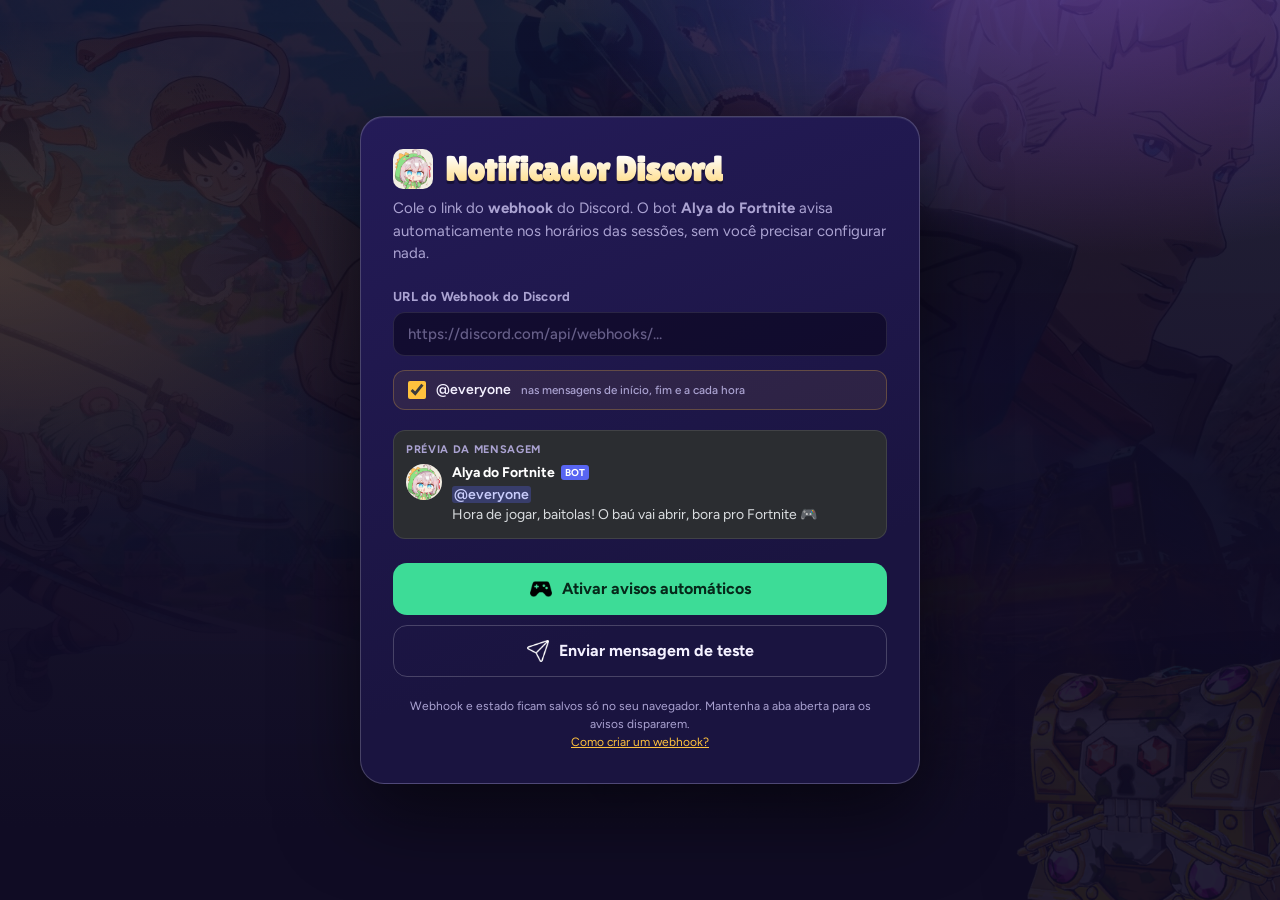
<file: notificador_discord_bau_do_fortnite.html>
<!DOCTYPE html>
<html lang="pt-BR">
<head>
<meta charset="UTF-8">
<meta name="viewport" content="width=device-width, initial-scale=1.0">
<title>Notificador Discord — Alya do Fortnite</title>
<link rel="icon" type="image/x-icon" href="assets/icone_alya.jpg">
<link rel="icon" type="image/png" href="assets/icone_alya.jpg">
<link rel="apple-touch-icon" href="assets/icone_alya.jpg">
<meta name="theme-color" content="#100C24">
<link rel="preconnect" href="https://fonts.googleapis.com">
<link rel="preconnect" href="https://fonts.gstatic.com" crossorigin>
<link href="https://fonts.googleapis.com/css2?family=Figtree:wght@400;500;600;700&family=Lilita+One&display=swap" rel="stylesheet">
<link rel="stylesheet" href="css/notificador.css">
</head>
<body>

<img src="assets/bau_1.png" alt="" class="bg-bau" aria-hidden="true" onerror="this.style.display='none'">

<main class="card">
    <div class="card-header">
        <img src="assets/icone_alya.jpg" alt="" class="card-header-logo" width="40" height="40" onerror="this.style.display='none'">
        <h1 class="title">Notificador Discord</h1>
    </div>
    <p class="subtitle">
        Cole o link do <strong>webhook</strong> do Discord. O bot <strong>Alya do Fortnite</strong>
        avisa automaticamente nos horários das sessões, sem você precisar configurar nada.
    </p>

    <form id="form" autocomplete="off">
        <div class="field">
            <label class="label" for="webhook">URL do Webhook do Discord</label>
            <input
                class="input"
                type="url"
                id="webhook"
                name="webhook"
                placeholder="https://discord.com/api/webhooks/..."
                required
                spellcheck="false">
        </div>

        <label class="mention-toggle">
            <input type="checkbox" id="mentionEveryone" checked>
            <span>@everyone</span>
            <small>nas mensagens de início, fim e a cada hora</small>
        </label>

        <div class="preview">
            <div class="preview-label">Prévia da mensagem</div>
            <div class="preview-msg">
                <img src="assets/icone_alya.jpg" alt="" class="preview-avatar" width="36" height="36" onerror="this.style.display='none'">
                <div class="preview-content">
                    <div class="preview-author">
                        Alya do Fortnite
                        <span class="preview-bot">BOT</span>
                    </div>
                    <div class="preview-text" id="previewText"></div>
                </div>
            </div>
        </div>

        <div class="actions">
            <button class="btn btn-live" type="button" id="startBtn">
                <img src="assets/jogar.png" alt="" class="btn-icon" width="22" height="22" onerror="this.style.display='none'">
                Ativar avisos automáticos
            </button>
            <button class="btn btn-secondary" type="button" id="testBtn">
                <img src="assets/mandar.png" alt="" class="btn-icon" width="22" height="22" onerror="this.style.display='none'">
                Enviar mensagem de teste
            </button>
            <button class="btn btn-danger" type="button" id="stopBtn" style="display:none;">
                <img src="assets/desativado.png" alt="" class="btn-icon" width="22" height="22" onerror="this.style.display='none'">
                Desativar avisos
            </button>
        </div>
    </form>

    <div class="agenda" id="agenda">
        <div class="agenda-header">
            <img src="assets/temporizador.png" alt="" onerror="this.style.display='none'">
            Próximos avisos
        </div>
        <div id="agendaList"></div>
    </div>

    <div class="status" id="status" role="status" aria-live="polite"></div>

    <p class="footer-note">
        Webhook e estado ficam salvos só no seu navegador. Mantenha a aba aberta para os avisos dispararem.<br>
        <a href="https://support.discord.com/hc/pt-br/articles/228383668" target="_blank" rel="noopener">Como criar um webhook?</a>
    </p>
</main>

<script src="js/schedule.js"></script>
<script src="js/notificador.js"></script>
</body>
</html>
</file>
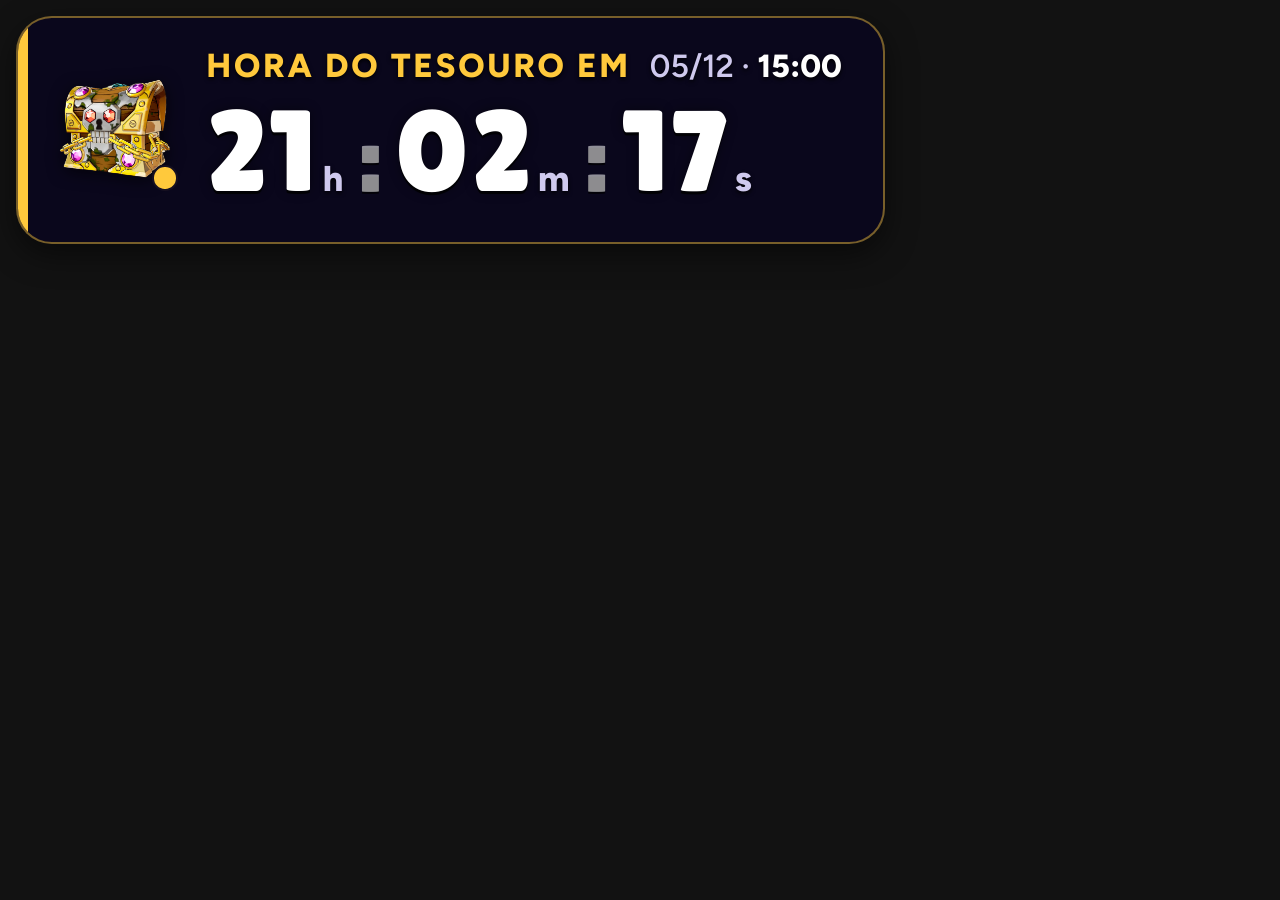
<file: timer_bau_do_fortnite.html>
<!DOCTYPE html>
<html lang="pt-BR">
<head>
<meta charset="UTF-8">
<meta name="viewport" content="width=device-width, initial-scale=1.0">
<title>Timer OBS — Baú do Fortnite</title>
<link rel="icon" type="image/x-icon" href="assets/icone.ico">
<link rel="icon" type="image/jpeg" href="assets/icone.jpg">
<meta name="color-scheme" content="dark">
<link rel="preconnect" href="https://fonts.googleapis.com">
<link rel="preconnect" href="https://fonts.gstatic.com" crossorigin>
<link href="https://fonts.googleapis.com/css2?family=Figtree:wght@500;600;700;800&family=Lilita+One&display=swap" rel="stylesheet">
<link rel="stylesheet" href="css/timer.css">
</head>
<body data-style="card" data-pos="top-left">

<div class="obs-stage">
    <div class="timer-widget" id="timer" data-state="waiting">
        <div class="timer-accent" aria-hidden="true"></div>
        <div class="timer-icon">
            <img src="assets/bau_1.png" alt="" width="40" height="40" onerror="this.style.display='none'">
            <span class="live-dot" aria-hidden="true"></span>
        </div>

        <div class="timer-body">
            <div class="timer-top">
                <span class="timer-label" id="timerLabel">Hora do Tesouro em</span>
                <span class="timer-target" id="timerTarget">21/11 · <strong>15:00</strong></span>
            </div>

            <div class="timer-clock" role="timer" aria-live="off" aria-label="Tempo restante">
                <span class="clock-part clock-days" id="wrapDays"><span class="clock-num" id="tmDays">00</span><span class="clock-unit">d</span></span>
                <span class="clock-part"><span class="clock-num" id="tmHours">00</span><span class="clock-unit">h</span></span>
                <span class="clock-sep">:</span>
                <span class="clock-part"><span class="clock-num" id="tmMinutes">00</span><span class="clock-unit">m</span></span>
                <span class="clock-sep">:</span>
                <span class="clock-part"><span class="clock-num" id="tmSeconds">00</span><span class="clock-unit">s</span></span>
            </div>
        </div>

        <div class="timer-bar" aria-hidden="true"><span id="timerBar"></span></div>
    </div>
</div>

<script src="js/schedule.js"></script>
<script src="js/timer.js"></script>
</body>
</html>
</file>
<file: css/notificador.css>
* { margin: 0; padding: 0; box-sizing: border-box; }

:root {
    --bg: #100C24;
    --panel: #1A1440;
    --panel-2: #241B58;
    --line: rgba(255, 255, 255, 0.1);
    --line-strong: rgba(255, 255, 255, 0.2);
    --text: #F4F1FF;
    --muted: #ABA3D2;
    --gold: #FFC23D;
    --violet: #9B5CFF;
    --live: #3DDC97;
    --danger: #FF5C7A;
    --discord: #5865F2;
    --display: 'Lilita One', 'Figtree', system-ui, sans-serif;
    --body: 'Figtree', system-ui, -apple-system, 'Segoe UI', sans-serif;
}

html { scroll-behavior: smooth; }
body {
    font-family: var(--body);
    background: var(--bg);
    color: var(--text);
    min-height: 100dvh;
    display: grid;
    place-items: center;
    padding: 24px;
    -webkit-font-smoothing: antialiased;
    position: relative;
    overflow-x: hidden;
}

body::before {
    content: '';
    position: fixed;
    inset: 0;
    z-index: -2;
    background: url('../assets/background.jpg') center / cover no-repeat;
    opacity: 0.28;
    pointer-events: none;
}
body::after {
    content: '';
    position: fixed;
    inset: 0;
    z-index: -1;
    background:
        radial-gradient(900px 500px at 85% -5%, rgba(155, 92, 255, 0.4), transparent 60%),
        radial-gradient(700px 420px at 0% 30%, rgba(255, 194, 61, 0.15), transparent 60%),
        linear-gradient(180deg, rgba(16, 12, 36, 0.65), var(--bg) 92%);
    pointer-events: none;
}

.card {
    width: 100%;
    max-width: 560px;
    background: linear-gradient(160deg, var(--panel-2), var(--panel) 70%);
    border: 1px solid var(--line-strong);
    border-radius: 24px;
    padding: 32px;
    box-shadow: 0 30px 80px rgba(0, 0, 0, 0.55), inset 0 1px 0 rgba(255, 255, 255, 0.08);
    position: relative;
}

.card-header {
    display: flex;
    align-items: center;
    gap: 12px;
    margin-bottom: 8px;
}
.card-header-logo {
    width: 40px;
    height: 40px;
    border-radius: 10px;
    object-fit: cover;
    flex-shrink: 0;
}

.title {
    font-family: var(--display);
    font-size: clamp(26px, 5vw, 34px);
    line-height: 1.1;
    background: linear-gradient(180deg, #FFFFFF 10%, #FFD878 100%);
    -webkit-background-clip: text; background-clip: text; color: transparent;
    filter: drop-shadow(0 3px 0 rgba(0, 0, 0, 0.35));
}

.subtitle {
    margin-top: 8px;
    color: var(--muted);
    font-size: 15px;
    line-height: 1.5;
}
.subtitle code {
    background: rgba(255, 255, 255, 0.08);
    padding: 2px 6px;
    border-radius: 6px;
    font-size: 13px;
    color: var(--gold);
}

.field { margin-top: 24px; }

.label {
    display: block;
    font-size: 13px;
    font-weight: 700;
    color: var(--muted);
    margin-bottom: 8px;
    letter-spacing: 0.02em;
}

.input {
    width: 100%;
    background: rgba(8, 5, 24, 0.55);
    border: 1px solid var(--line);
    border-radius: 12px;
    color: var(--text);
    font: 500 15px var(--body);
    padding: 12px 14px;
    outline: none;
    transition: border-color 0.15s ease, box-shadow 0.15s ease;
}
.input:focus {
    border-color: var(--gold);
    box-shadow: 0 0 0 3px rgba(255, 194, 61, 0.15);
}
.input::placeholder { color: rgba(171, 163, 210, 0.55); }

.mention-toggle {
    display: flex;
    align-items: center;
    gap: 10px;
    margin-top: 14px;
    padding: 10px 14px;
    background: rgba(255, 194, 61, 0.08);
    border: 1px solid rgba(255, 194, 61, 0.25);
    border-radius: 12px;
    cursor: pointer;
    user-select: none;
    font-size: 14px;
    font-weight: 600;
}
.mention-toggle input {
    width: 18px;
    height: 18px;
    accent-color: var(--gold);
    cursor: pointer;
}
.mention-toggle span { color: var(--text); }
.mention-toggle small { color: var(--muted); font-weight: 500; }

.actions {
    display: flex;
    flex-direction: column;
    gap: 10px;
    margin-top: 24px;
}

.btn {
    display: flex;
    align-items: center;
    justify-content: center;
    gap: 10px;
    height: 52px;
    border: 0;
    border-radius: 14px;
    font: 700 16px var(--body);
    cursor: pointer;
    transition: transform 0.15s ease, background 0.15s ease, opacity 0.15s ease;
}
.btn:active { transform: scale(0.97); }
.btn:disabled { opacity: 0.55; cursor: not-allowed; }

.btn-live {
    background: var(--live);
    color: #06281A;
}
.btn-live:hover:not(:disabled) { background: #63F0B4; }

.btn-secondary {
    background: transparent;
    color: var(--text);
    border: 1px solid var(--line-strong);
}
.btn-secondary:hover:not(:disabled) { background: rgba(255, 255, 255, 0.08); }

.btn-danger {
    background: transparent;
    color: var(--danger);
    border: 1px solid rgba(255, 92, 122, 0.4);
}
.btn-danger:hover:not(:disabled) { background: rgba(255, 92, 122, 0.1); }

/* Icone no botao: PNG branco/normal, sem moldura, como no site */
.btn-icon {
    width: 22px;
    height: 22px;
    display: block;
    flex-shrink: 0;
    object-fit: contain;
}
.btn-live .btn-icon {
    filter: brightness(0);
}
.btn-secondary .btn-icon,
.btn-danger .btn-icon {
    filter: brightness(0) invert(1);
}

.status {
    margin-top: 20px;
    padding: 14px 16px;
    border-radius: 12px;
    font-size: 14px;
    line-height: 1.5;
    display: none;
    word-break: break-word;
}
.status.show { display: block; }
.status.success {
    background: rgba(61, 220, 151, 0.12);
    border: 1px solid rgba(61, 220, 151, 0.35);
    color: #9EF5C8;
}
.status.error {
    background: rgba(255, 92, 122, 0.12);
    border: 1px solid rgba(255, 92, 122, 0.35);
    color: #FFB0C0;
}
.status.info {
    background: rgba(91, 181, 255, 0.1);
    border: 1px solid rgba(91, 181, 255, 0.3);
    color: #B7D9FF;
}

.status strong { color: #fff; }

.agenda {
    margin-top: 20px;
    border-radius: 14px;
    border: 1px solid var(--line);
    background: rgba(8, 5, 24, 0.55);
    overflow: hidden;
    display: none;
}
.agenda.show { display: block; }
.agenda-header {
    display: flex;
    align-items: center;
    gap: 8px;
    padding: 12px 16px;
    font-size: 12px;
    font-weight: 700;
    color: var(--muted);
    text-transform: uppercase;
    letter-spacing: 0.06em;
    border-bottom: 1px solid var(--line);
}
.agenda-header img {
    width: 16px;
    height: 16px;
    filter: brightness(0) invert(1);
    opacity: 0.7;
}
.agenda-item {
    display: flex;
    align-items: center;
    gap: 12px;
    padding: 12px 16px;
    border-bottom: 1px solid var(--line);
    font-size: 14px;
}
.agenda-item:last-child { border-bottom: 0; }
.agenda-dot {
    width: 8px;
    height: 8px;
    border-radius: 50%;
    background: var(--muted);
    flex-shrink: 0;
}
.agenda-item.pending .agenda-dot { background: var(--gold); }
.agenda-item.sent .agenda-dot { background: var(--live); }
.agenda-item.sent { opacity: 0.65; }
.agenda-time {
    font-family: var(--display);
    font-size: 16px;
    min-width: 62px;
    color: var(--text);
}
.agenda-label { flex: 1; color: var(--muted); }
.agenda-item.pending .agenda-label { color: var(--text); font-weight: 600; }
.agenda-countdown {
    font-variant-numeric: tabular-nums;
    font-size: 12px;
    color: var(--gold);
    font-weight: 700;
}
.agenda-item.sent .agenda-countdown { color: var(--live); }

.footer-note {
    margin-top: 20px;
    font-size: 12px;
    color: var(--muted);
    line-height: 1.5;
    text-align: center;
}
.footer-note a { color: var(--gold); }

.preview {
    margin-top: 20px;
    border-radius: 12px;
    border: 1px solid var(--line);
    background: #2B2D31;
    padding: 12px;
    font-size: 14px;
}
.preview-label {
    font-size: 11px;
    font-weight: 700;
    color: var(--muted);
    text-transform: uppercase;
    letter-spacing: 0.06em;
    margin-bottom: 8px;
}
.preview-msg {
    display: flex;
    gap: 10px;
    align-items: flex-start;
}
.preview-avatar {
    width: 36px;
    height: 36px;
    border-radius: 50%;
    object-fit: cover;
    flex-shrink: 0;
    background: linear-gradient(135deg, var(--gold), var(--violet));
}
.preview-content { flex: 1; min-width: 0; }
.preview-author {
    font-weight: 700;
    font-size: 14px;
    color: #fff;
    display: flex;
    align-items: center;
    gap: 6px;
}
.preview-bot {
    font-size: 10px;
    background: var(--discord);
    color: #fff;
    padding: 1px 4px;
    border-radius: 3px;
    font-weight: 700;
}
.preview-text {
    margin-top: 4px;
    color: #DBDEE1;
    line-height: 1.45;
    white-space: pre-wrap;
    word-break: break-word;
}
.preview-text .mention {
    background: rgba(88, 101, 242, 0.3);
    color: #C9CDFB;
    padding: 0 2px;
    border-radius: 3px;
    font-weight: 600;
}

.bg-bau {
    position: fixed;
    right: -60px;
    bottom: -60px;
    width: 340px;
    max-width: 50vw;
    opacity: 0.08;
    pointer-events: none;
    z-index: 0;
    filter: drop-shadow(0 20px 40px rgba(0, 0, 0, 0.6));
}

@media (max-width: 480px) {
    .card { padding: 24px 20px; border-radius: 20px; }
    .btn { height: 48px; font-size: 15px; }
    .bg-bau { display: none; }
}
</file>
<file: css/timer.css>
* { margin: 0; padding: 0; box-sizing: border-box; }

:root {
    --text: #FFFFFF;
    --muted: #CFC9EE;
    --gold: #FFC93C;
    --live: #3DDC97;
    --panel-rgb: 10, 7, 32;
    --panel-alpha: 0.84;
    --scale: 1;
    --display: 'Lilita One', 'Figtree', system-ui, sans-serif;
    --body: 'Figtree', system-ui, -apple-system, 'Segoe UI', sans-serif;
    color-scheme: dark;
}

html, body {
    width: 100%;
    height: 100%;
    overflow: hidden;
    background: transparent !important;
    font-family: var(--body);
    color: var(--text);
    -webkit-font-smoothing: antialiased;
    text-rendering: geometricPrecision;
    user-select: none;
}

.obs-stage {
    width: 100%;
    height: 100%;
    padding: clamp(8px, 1.8vmin, 28px);
    display: flex;
    align-items: flex-start;
    justify-content: flex-start;
}

body[data-pos="center"] .obs-stage { align-items: center; justify-content: center; }
body[data-pos="top-right"] .obs-stage { align-items: flex-start; justify-content: flex-end; }
body[data-pos="bottom-left"] .obs-stage { align-items: flex-end; justify-content: flex-start; }
body[data-pos="bottom-right"] .obs-stage { align-items: flex-end; justify-content: flex-end; }

.timer-widget {
    position: relative;
    display: inline-flex;
    align-items: center;
    gap: calc(clamp(12px, min(2.4vw, 9vh), 44px) * var(--scale));
    padding:
        calc(clamp(12px, min(2.2vw, 9vh), 40px) * var(--scale))
        calc(clamp(18px, min(3.2vw, 12vh), 60px) * var(--scale))
        calc(clamp(14px, min(2.6vw, 10vh), 46px) * var(--scale))
        calc(clamp(16px, min(2.8vw, 11vh), 52px) * var(--scale));
    border-radius: calc(clamp(16px, min(2.8vw, 11vh), 44px) * var(--scale));
    background: rgba(var(--panel-rgb), var(--panel-alpha));
    border: 2px solid rgba(255, 201, 60, 0.45);
    box-shadow: 0 10px 30px rgba(0, 0, 0, 0.5);
    overflow: hidden;
    max-width: 100%;
}

.timer-widget[data-state="live"] {
    border-color: rgba(61, 220, 151, 0.72);
    box-shadow: 0 10px 32px rgba(0, 0, 0, 0.55), 0 0 24px rgba(61, 220, 151, 0.22);
}

.timer-accent {
    position: absolute;
    left: 0;
    top: 0;
    bottom: 0;
    width: calc(clamp(5px, min(0.8vw, 3vh), 14px) * var(--scale));
    background: var(--gold);
}

.timer-widget[data-state="live"] .timer-accent {
    background: var(--live);
}

.timer-icon {
    position: relative;
    width: calc(clamp(44px, min(9.5vw, 38vh), 160px) * var(--scale));
    height: calc(clamp(44px, min(9.5vw, 38vh), 160px) * var(--scale));
    display: grid;
    place-items: center;
    flex-shrink: 0;
}

.timer-icon img {
    width: 100%;
    height: 100%;
    object-fit: contain;
    filter: drop-shadow(0 3px 8px rgba(0, 0, 0, 0.65));
}

.live-dot {
    position: absolute;
    right: -2px;
    bottom: -2px;
    width: calc(clamp(12px, min(2vw, 8vh), 28px) * var(--scale));
    height: calc(clamp(12px, min(2vw, 8vh), 28px) * var(--scale));
    border-radius: 50%;
    background: var(--gold);
    border: 2px solid rgba(10, 7, 32, 0.95);
}

.timer-widget[data-state="live"] .live-dot {
    background: var(--live);
    animation: obs-pulse 1.8s infinite;
}

@keyframes obs-pulse {
    0% { box-shadow: 0 0 0 0 rgba(61, 220, 151, 0.75); }
    70% { box-shadow: 0 0 0 10px rgba(61, 220, 151, 0); }
    100% { box-shadow: 0 0 0 0 rgba(61, 220, 151, 0); }
}

.timer-body {
    display: flex;
    flex-direction: column;
    gap: calc(clamp(3px, min(0.6vw, 2.5vh), 12px) * var(--scale));
}

.timer-top {
    display: flex;
    align-items: baseline;
    gap: calc(clamp(8px, min(1.5vw, 6vh), 26px) * var(--scale));
    white-space: nowrap;
}

.timer-label {
    font-size: calc(clamp(14px, min(2.6vw, 11vh), 48px) * var(--scale));
    font-weight: 800;
    letter-spacing: 0.08em;
    text-transform: uppercase;
    color: var(--gold);
    text-shadow: 0 2px 4px rgba(0, 0, 0, 0.9);
}

.timer-widget[data-state="live"] .timer-label {
    color: var(--live);
}

.timer-target {
    font-size: calc(clamp(14px, min(2.5vw, 10vh), 44px) * var(--scale));
    font-weight: 600;
    color: var(--muted);
    text-shadow: 0 2px 4px rgba(0, 0, 0, 0.9);
}

.timer-target strong {
    color: var(--text);
    font-weight: 800;
}

.timer-clock {
    display: flex;
    align-items: baseline;
    gap: calc(clamp(4px, min(0.8vw, 3vh), 16px) * var(--scale));
    font-variant-numeric: tabular-nums;
    white-space: nowrap;
    line-height: 1;
}

.clock-part {
    display: inline-flex;
    align-items: baseline;
    gap: calc(clamp(2px, min(0.35vw, 1.4vh), 8px) * var(--scale));
}

.clock-days {
    margin-right: calc(clamp(6px, min(1.2vw, 4vh), 24px) * var(--scale));
}

.clock-days.is-hidden {
    display: none;
}

.clock-num {
    font-family: var(--display);
    font-size: calc(clamp(34px, min(9vw, 36vh), 170px) * var(--scale));
    color: #FFFFFF;
    letter-spacing: 0.02em;
    text-shadow: 0 3px 0 rgba(0, 0, 0, 0.8), 0 0 12px rgba(0, 0, 0, 0.45);
}

.timer-widget[data-state="live"] .clock-num {
    color: #DCFFEF;
}

.clock-unit {
    font-size: calc(clamp(14px, min(2.8vw, 12vh), 52px) * var(--scale));
    font-weight: 800;
    color: var(--muted);
    text-shadow: 0 2px 4px rgba(0, 0, 0, 0.9);
}

.clock-sep {
    font-family: var(--display);
    font-size: calc(clamp(26px, min(7vw, 28vh), 130px) * var(--scale));
    color: rgba(255, 255, 255, 0.55);
    margin: 0 calc(clamp(1px, min(0.25vw, 1vh), 6px) * var(--scale));
    text-shadow: 0 2px 0 rgba(0, 0, 0, 0.7);
}

.timer-bar {
    position: absolute;
    left: 4px;
    right: 0;
    bottom: 0;
    height: calc(clamp(4px, min(0.7vw, 2.5vh), 10px) * var(--scale));
    background: rgba(255, 255, 255, 0.14);
    display: none;
}

.timer-widget[data-state="live"] .timer-bar {
    display: block;
}

.timer-bar span {
    display: block;
    height: 100%;
    width: 0;
    background: linear-gradient(90deg, #6BF0B6, var(--live));
    transition: width 1s linear;
}

/* Estilo pílula em 1 linha (?estilo=pill) */
body[data-style="pill"] .timer-widget {
    padding:
        calc(clamp(10px, min(1.8vw, 12vh), 32px) * var(--scale))
        calc(clamp(18px, min(3vw, 18vh), 52px) * var(--scale));
    border-radius: 999px;
    gap: calc(clamp(10px, min(2vw, 12vh), 36px) * var(--scale));
}

body[data-style="pill"] .timer-accent {
    display: none;
}

body[data-style="pill"] .timer-icon {
    width: calc(clamp(32px, min(6.5vw, 48vh), 120px) * var(--scale));
    height: calc(clamp(32px, min(6.5vw, 48vh), 120px) * var(--scale));
}

body[data-style="pill"] .timer-body {
    flex-direction: row;
    align-items: center;
    gap: calc(clamp(10px, min(2vw, 12vh), 36px) * var(--scale));
}

body[data-style="pill"] .timer-target {
    display: none;
}

body[data-style="pill"] .clock-num {
    font-size: calc(clamp(28px, min(7vw, 46vh), 130px) * var(--scale));
}

body[data-style="pill"] .clock-sep {
    font-size: calc(clamp(22px, min(5.5vw, 36vh), 100px) * var(--scale));
}

body[data-style="pill"] .timer-bar {
    left: 24px;
    right: 24px;
    height: 3px;
}
</file>
